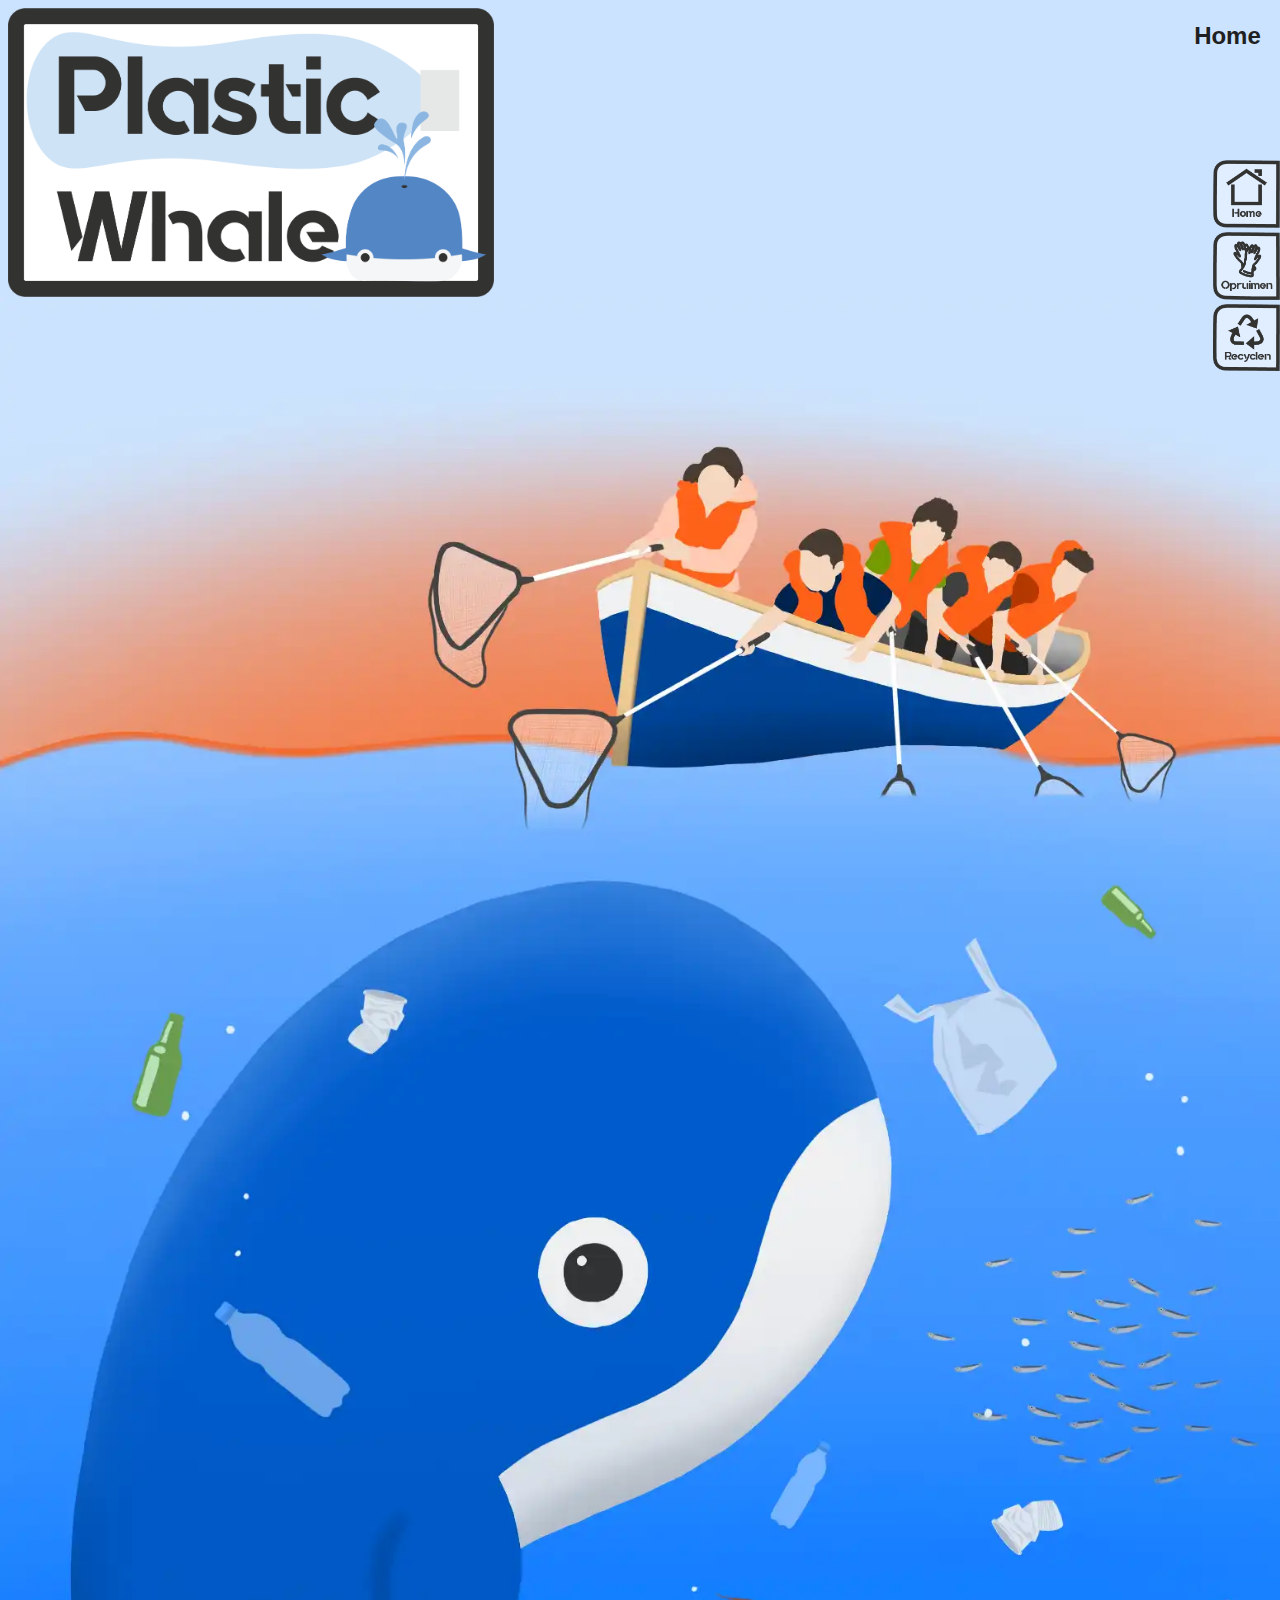
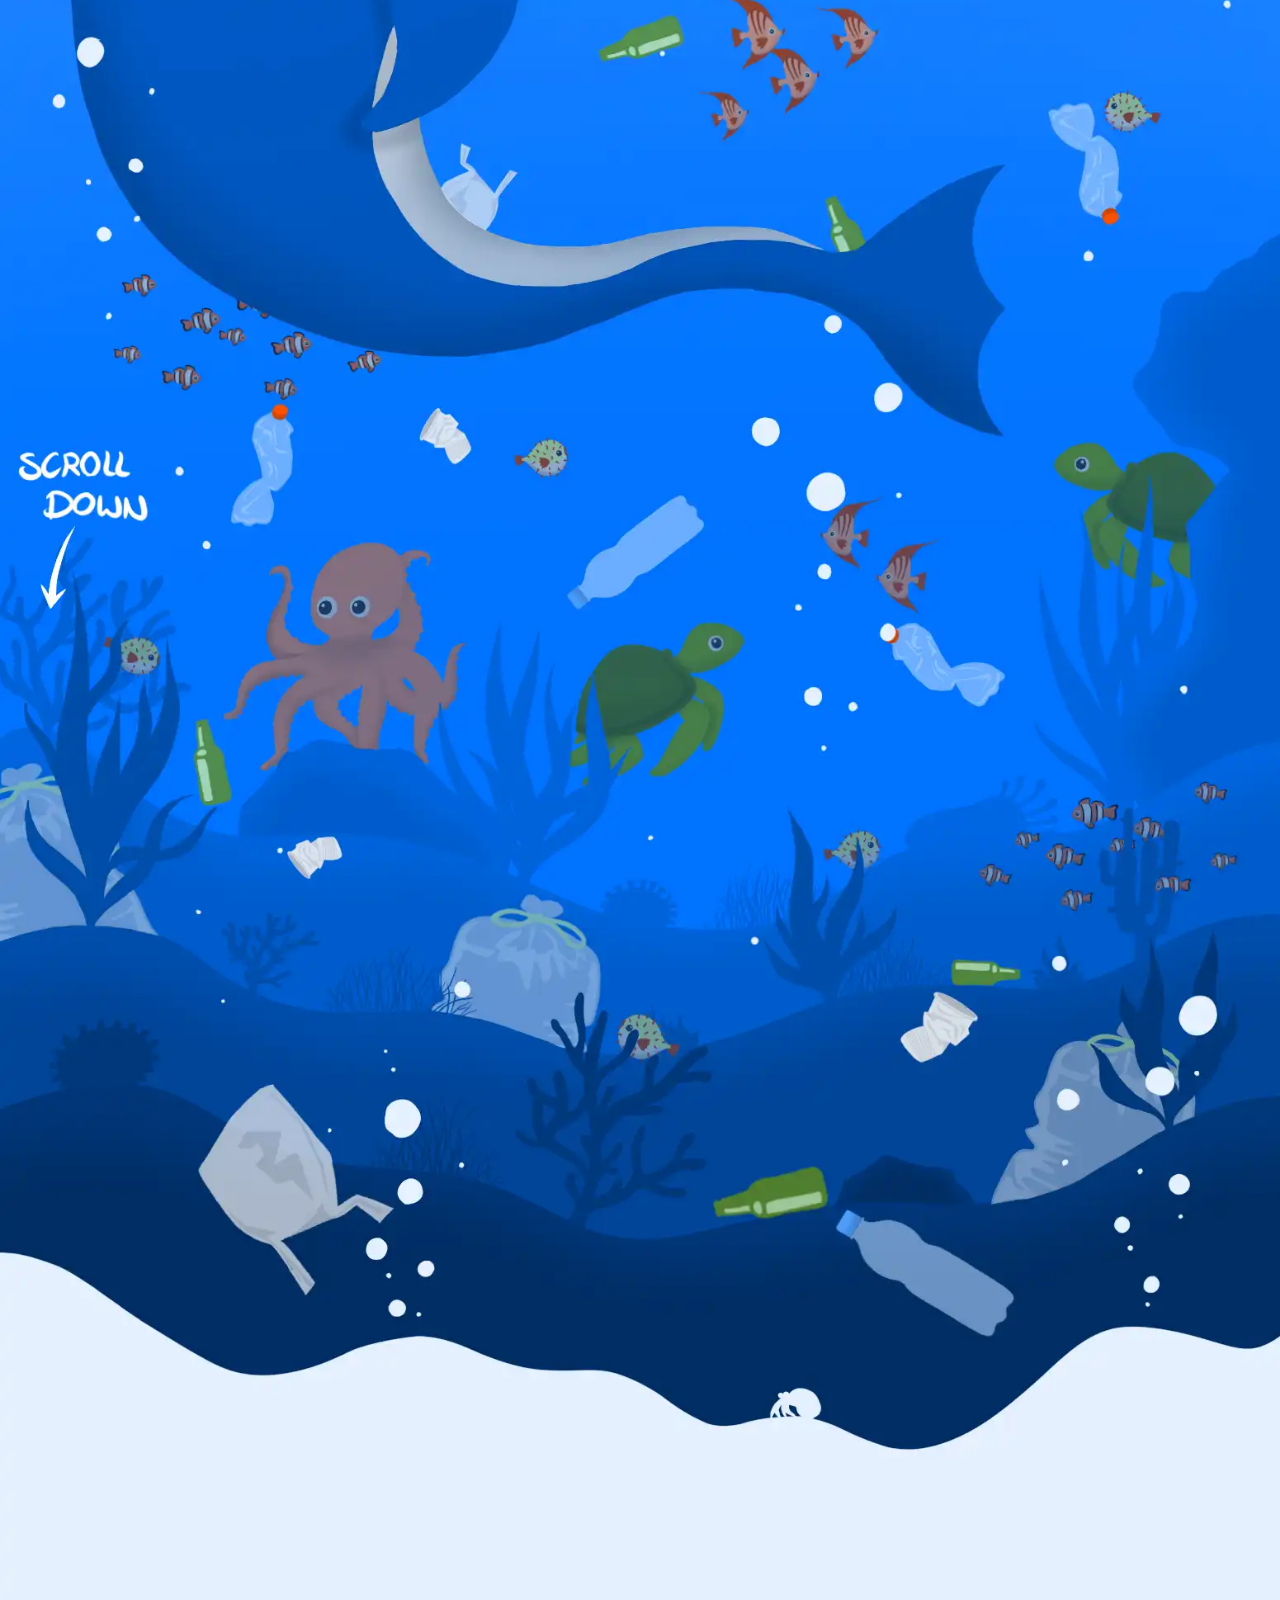
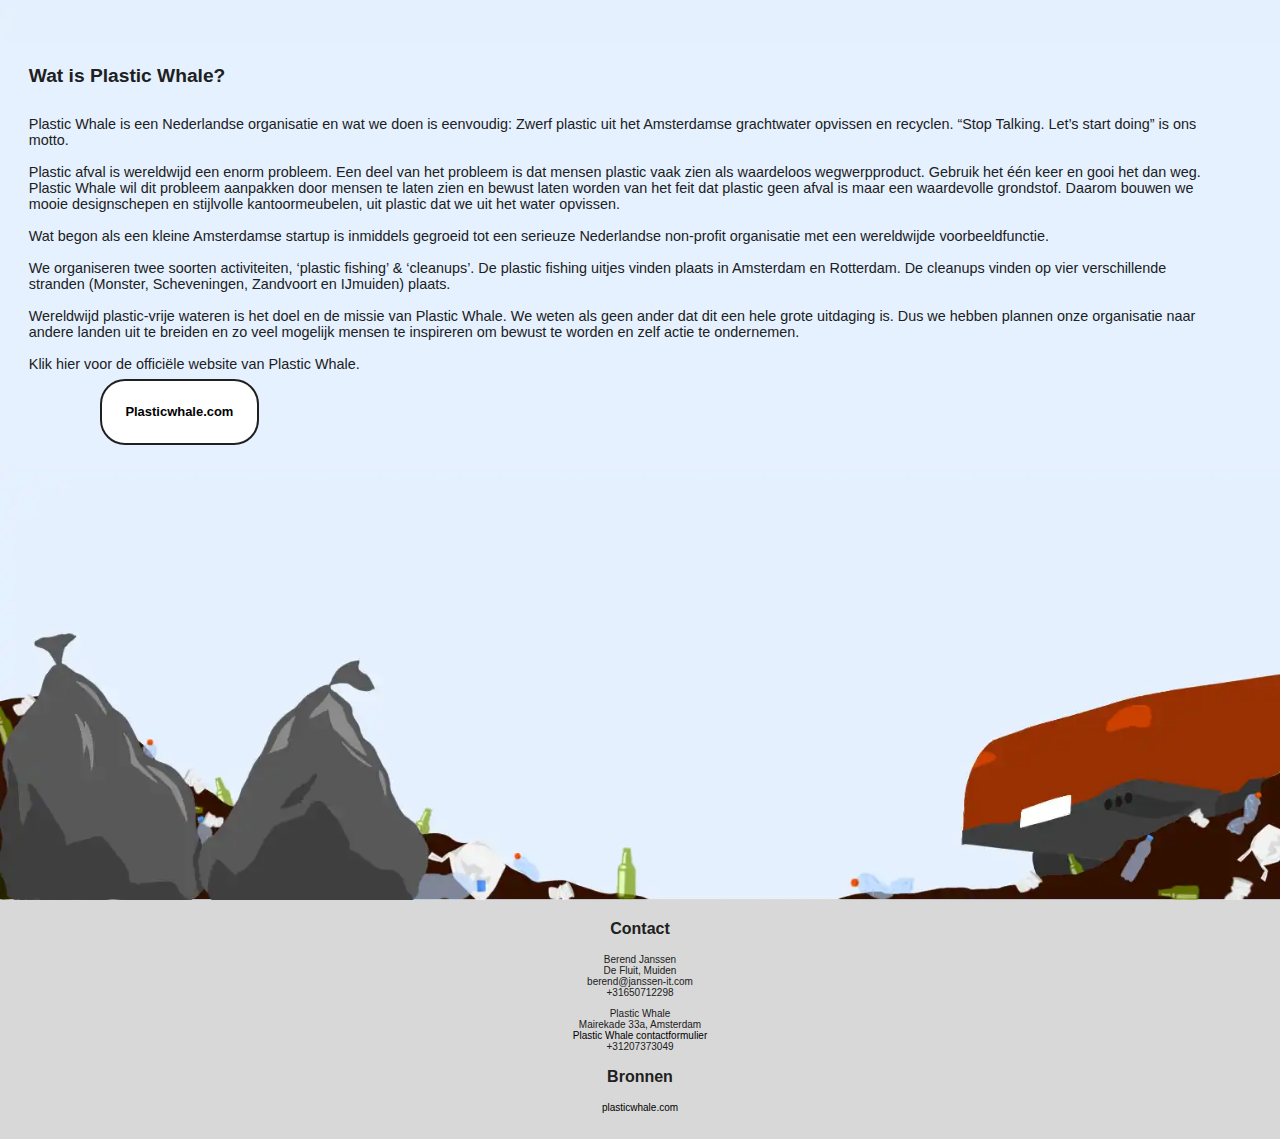
<file: index.html>
<!DOCTYPE html>
<html lang="nl">
    <head>
        <meta charset="UTF-8">
        <meta name="viewport" content="width=375, initial-scale=1.0">
        <link rel="stylesheet" href="style/style.css">
        <title>Plastic Whale: Home</title>
    </head>

    <body>
        <nav>
            <ul>
                <li><a href="index.html"><img src="images/Knop_home.png" alt="Knop homepagina" width="67"></a></li>
                <li><a href="opruimen.html"><img src="images/Knop_opruimen.png" alt="Knop opruim pagina" width="67"></a></li>
                <li><a href="recyclen.html"><img src="images/Knop_recyclen.png" alt="Knop recycle pagina" width="67"></a></li>
            </ul>
        </nav>
        <header>
            <img src="images/Logo.png" alt="Logo Plastic Whale">
            <h1> Home </h1>
        </header>
        <main>
            <img src="images/Homepagina_main_foto.webp" alt="Achtergrond foto homepagina">
            <h2>Wat is Plastic Whale?</h2>
            <p>Plastic Whale is een Nederlandse organisatie en wat we doen is eenvoudig: Zwerf plastic uit het Amsterdamse grachtwater opvissen en recyclen. “Stop Talking. Let’s start doing” is ons motto.<br><br>
            Plastic afval is wereldwijd een enorm probleem. Een deel van het probleem is dat mensen plastic vaak zien als waardeloos wegwerpproduct. Gebruik het één keer en gooi het dan weg. Plastic Whale wil dit probleem aanpakken door mensen te laten zien en bewust laten worden van het feit dat plastic geen afval is maar een waardevolle grondstof. Daarom bouwen we mooie designschepen en stijlvolle kantoormeubelen, uit plastic dat we uit het water opvissen.<br><br>
            Wat begon als een kleine Amsterdamse startup is inmiddels gegroeid tot een serieuze Nederlandse non-profit organisatie met een wereldwijde voorbeeldfunctie.<br><br>
            We organiseren twee soorten activiteiten, ‘plastic fishing’ & ‘cleanups’. De plastic fishing uitjes vinden plaats in Amsterdam en Rotterdam. De cleanups vinden op vier verschillende stranden (Monster, Scheveningen, Zandvoort en IJmuiden) plaats.<br><br>
            Wereldwijd plastic-vrije wateren is het doel en de missie van Plastic Whale. We weten als geen ander dat dit een hele grote uitdaging is. Dus we hebben plannen onze organisatie naar andere landen uit te breiden en zo veel mogelijk mensen te inspireren om bewust te worden en zelf actie te ondernemen.<br><br>
            Klik hier voor de officiële website van Plastic Whale.<br><br><br>
            <a href="https://plasticwhale.com/"><strong>Plasticwhale.com</strong></a></p>   
        </main>
        <footer>
            <img class="footerfoto" src="images/Footerdecoratie.webp" alt="Tekening op footer">
            <H3>Contact</H3>
            <p>
                Berend Janssen <br>
                De Fluit, Muiden <br>
                berend@janssen-it.com<br>
                +31650712298
            </p>
            <p>
                Plastic Whale <br>
                Mairekade 33a, Amsterdam <br>
                <a href="https://plasticwhale.com/plastic-whale-contact/">Plastic Whale contactformulier</a> <br>
                +31207373049
            </p>
            <h3>Bronnen</h3>
            <p>
                <a href="https://plasticwhale.com/">plasticwhale.com</a>
            </p>
        </footer>
    </body>
</html>
</file>
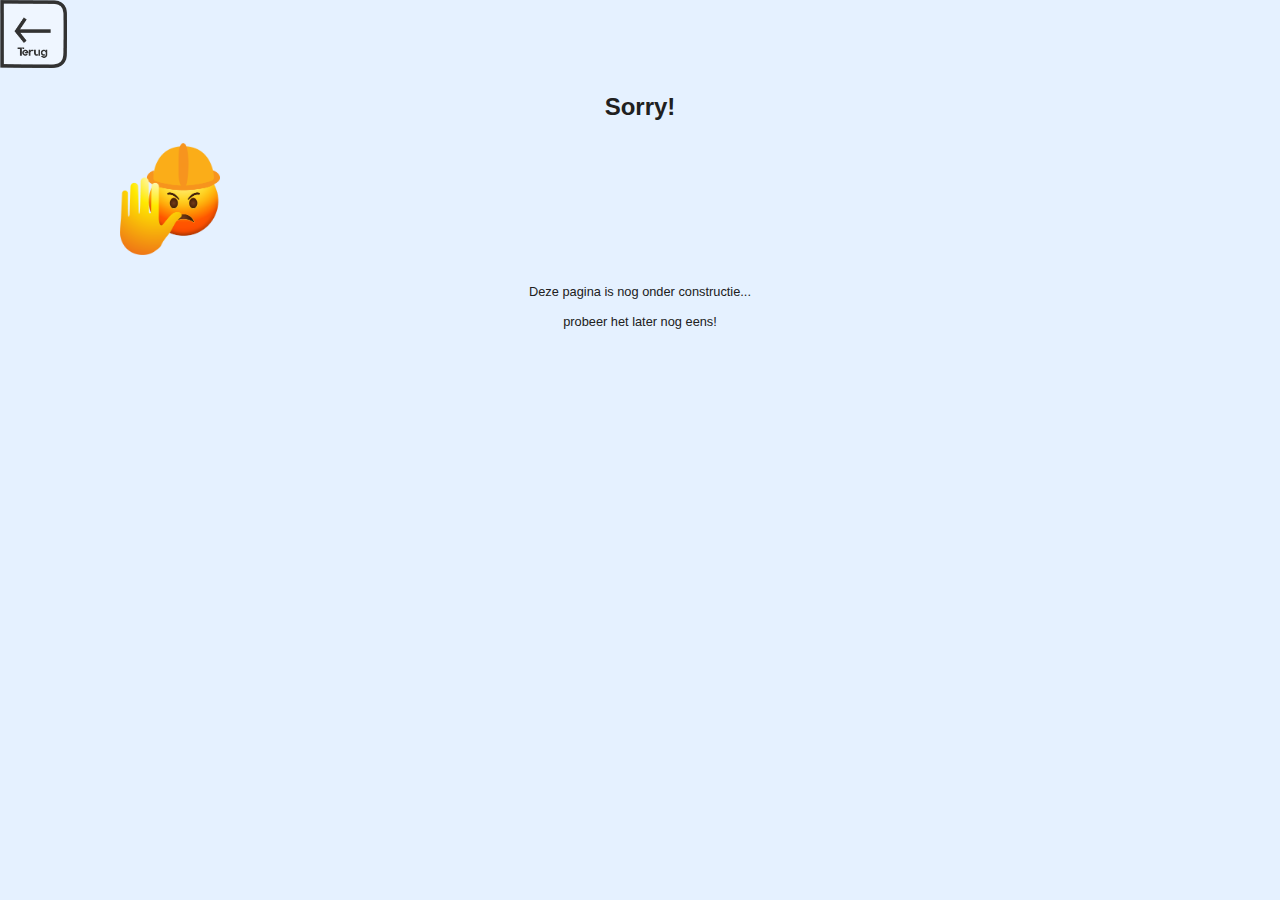
<file: construction.html>
<!DOCTYPE html>
<html lang="nl">
<head>
    <meta charset="UTF-8">
    <meta name="viewport" content="width=device-width, initial-scale=1.0">
    <link rel="stylesheet" href="style/style.css">
    <title>Plastic Whale: Under construction</title>
</head>

<body>
    <a href="opruimen.html"><img src="images/Knop_terug.png" alt="Terug knop" width="67"></a>   
    <div>
        <h1>Sorry!</h1>
        <img src="images/stop.png" alt="Stop emoji" width="100">
        <p>Deze pagina is nog onder constructie...<br><br>
        probeer het later nog eens!</p>
        </div>
</body>
</html>
</file>
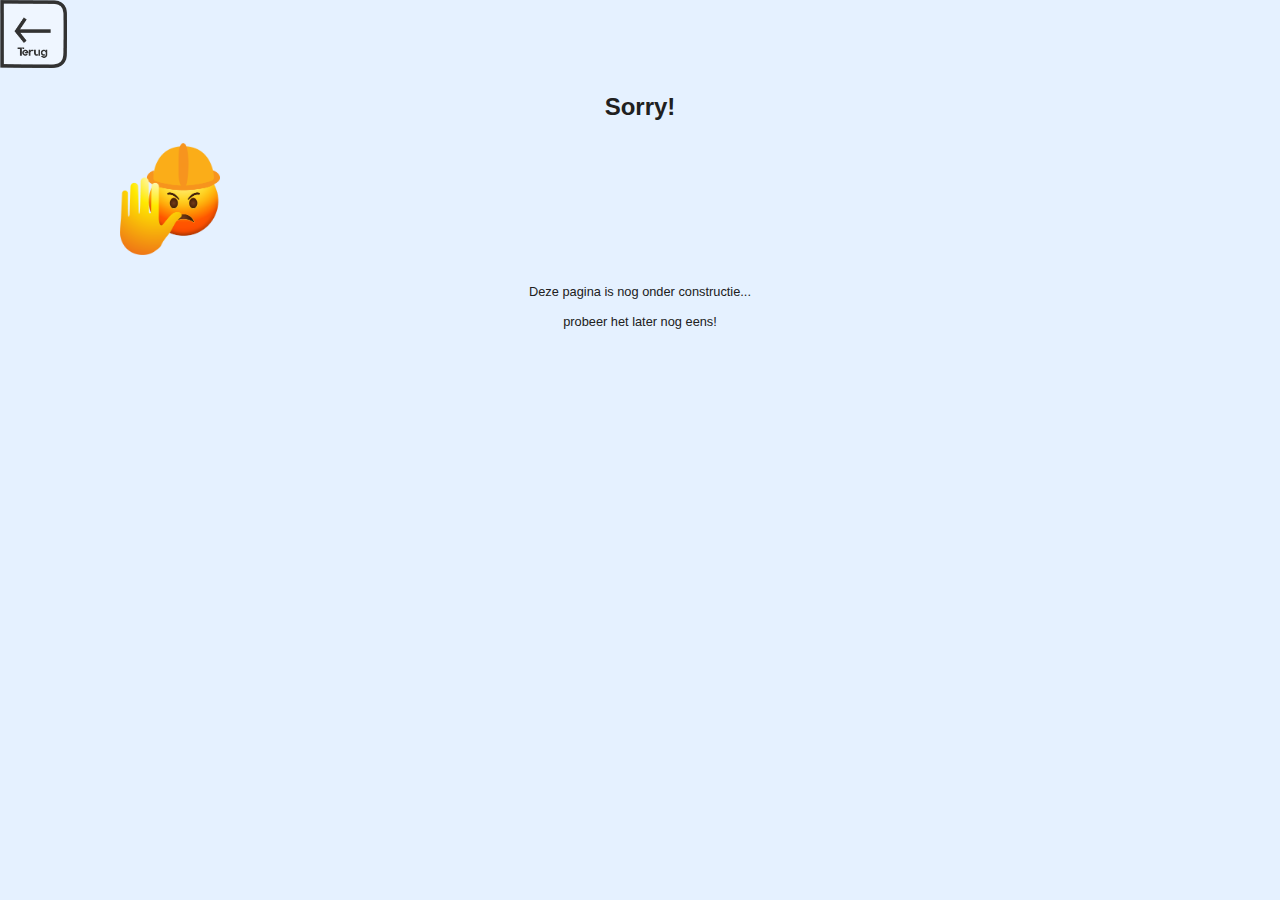
<file: construction2.html>
<!DOCTYPE html>
<html lang="nl">
<head>
    <meta charset="UTF-8">
    <meta name="viewport" content="width=device-width, initial-scale=1.0">
    <link rel="stylesheet" href="style/style.css">
    <title>Plastic Whale: Under construction</title>
</head>

<body>
    <a href="recyclen.html"><img src="images/Knop_terug.png" alt="Terug knop" width="67"></a>   
    <div>
        <h1>Sorry!</h1>
        <img src="images/stop.png" alt="Stop emoji" width="100">
        <p>Deze pagina is nog onder constructie...<br><br>
        probeer het later nog eens!</p>
        </div>
</body>
</html>
</file>
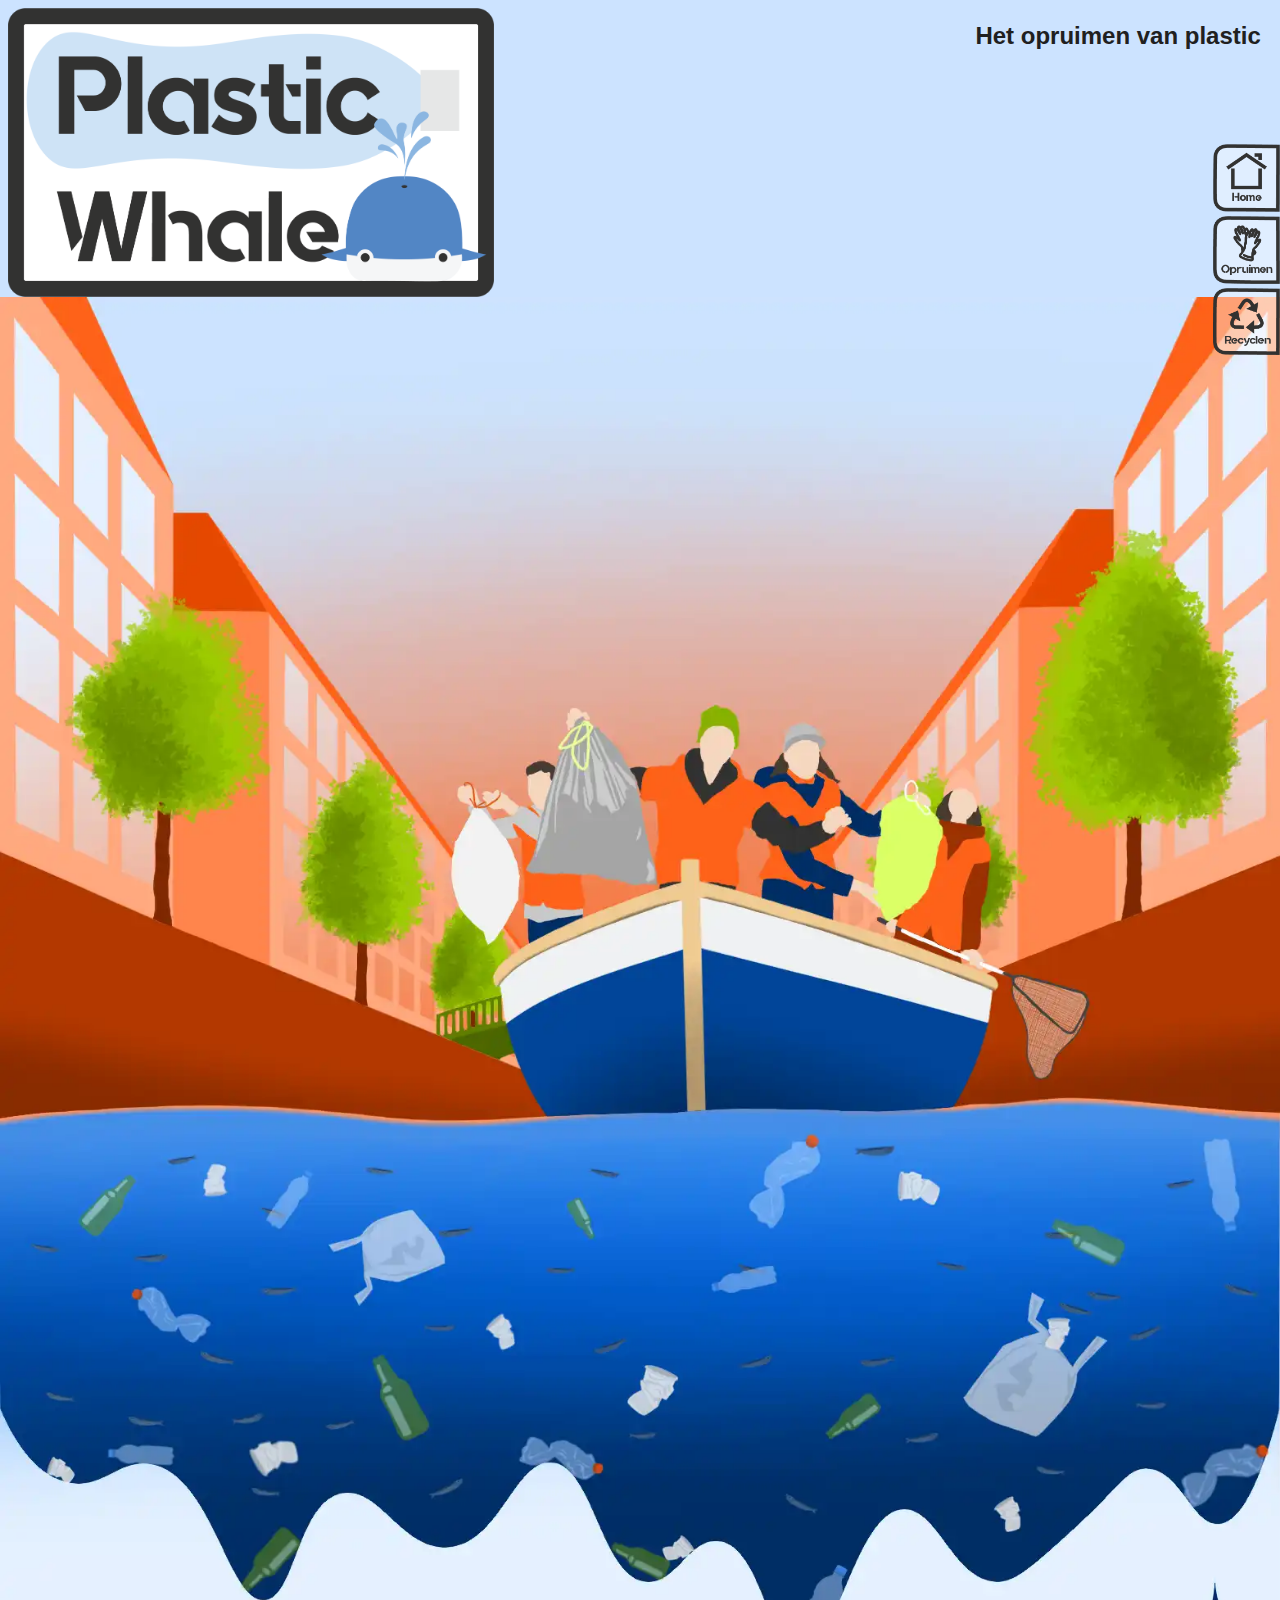
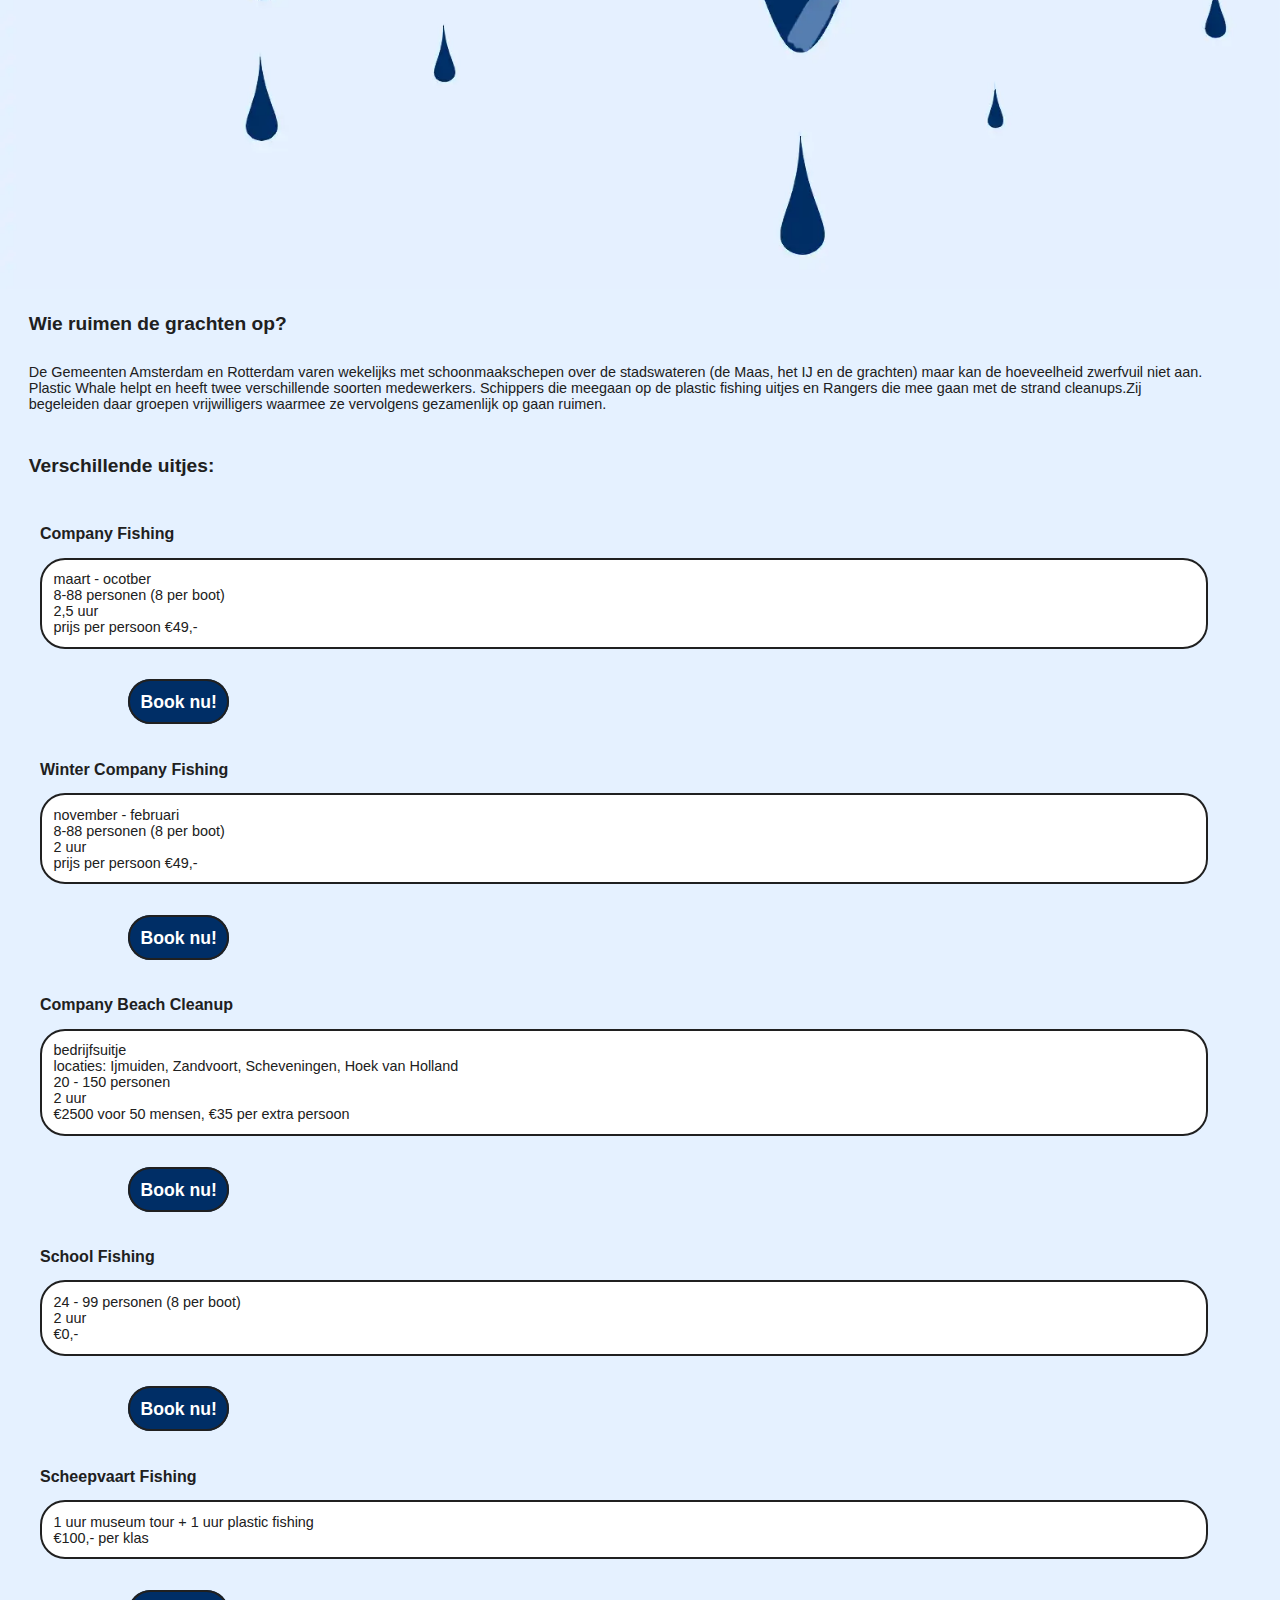
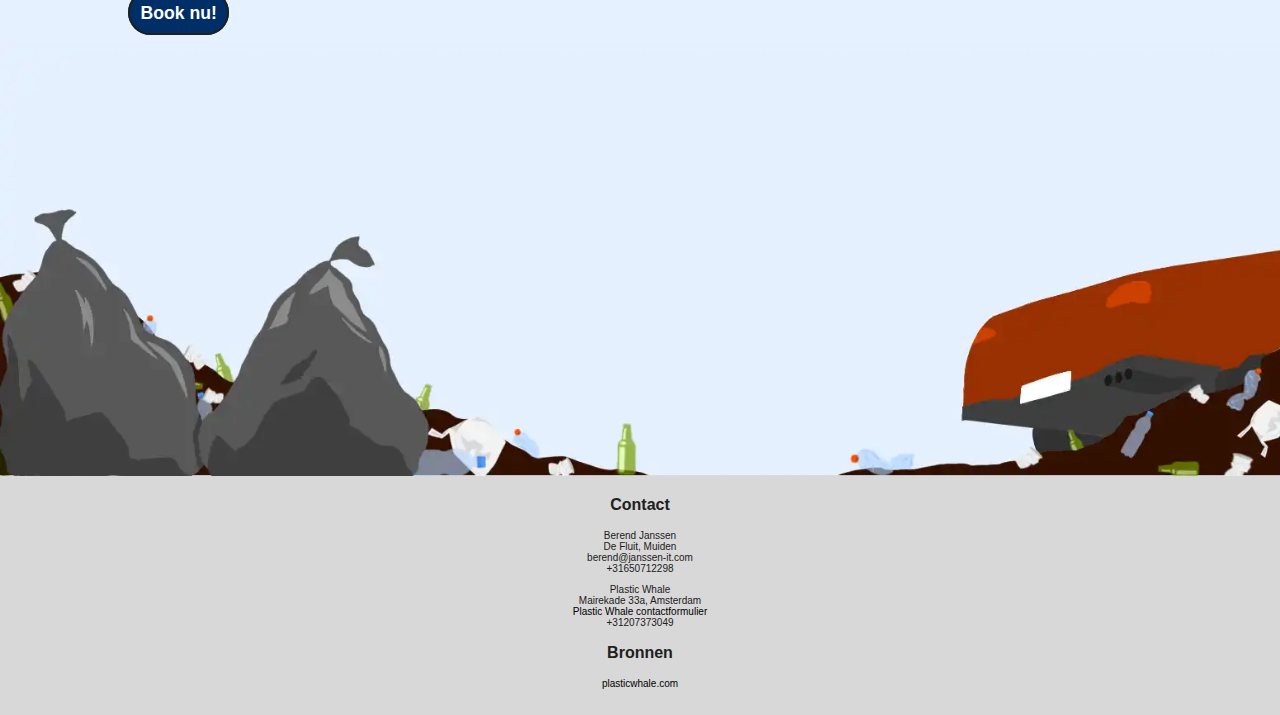
<file: opruimen.html>
<!DOCTYPE html>
<html lang="nl">
    <head>
        <meta charset="UTF-8">
        <meta name="viewport" content="width=device-width, initial-scale=1.0">
        <link rel="stylesheet" href="style/style.css">
        <title>Plastic Whale: Opruimen</title>
    </head>

    <body>
        <nav>
            <a href="index.html"><img src="images/Knop_home.png" alt="Knop homepagina" width="67"></a>
            <a href="opruimen.html"><img src="images/Knop_opruimen.png" alt="Knop opruim pagina" width="67"></a>
            <a href="recyclen.html"><img src="images/Knop_recyclen.png" alt="Knop recycle pagina" width="67"></a>
        </nav>
        <header>
            <img src="images/Logo.png" alt="Logo Plastic Whale">
            <h1>Het opruimen van plastic</h1>
        </header>
        <main>
            <img src="images/Pagina_1_main_foto.webp" alt="Achtergrond foto pagina 1">
            <h2>Wie ruimen de grachten op?</h2>
            <p>De Gemeenten Amsterdam en Rotterdam varen wekelijks met schoonmaakschepen over de stadswateren (de Maas, het IJ en de grachten) maar kan de hoeveelheid zwerfvuil niet aan. Plastic Whale helpt en heeft twee verschillende soorten medewerkers. Schippers die meegaan op de plastic fishing uitjes en Rangers die mee gaan met de strand cleanups.Zij begeleiden daar groepen vrijwilligers waarmee ze vervolgens gezamenlijk op gaan ruimen. </p>
            <h2>Verschillende uitjes:</h2>
            <ul>
                <li><strong>Company Fishing</strong>
                    <p>maart - ocotber<br>
                    8-88 personen (8 per boot)<br>
                    2,5 uur<br>
                    prijs per persoon €49,-</p>
                    <a href="construction.html"><strong>Book nu!</strong></a></li>
                <li><strong>Winter Company Fishing</strong>
                    <p>november - februari<br>
                    8-88 personen (8 per boot)<br>
                    2 uur<br>
                    prijs per persoon €49,-</p>
                    <a href="construction.html"><strong>Book nu!</strong></a></li>
                <li><strong>Company Beach Cleanup</strong>
                    <p>bedrijfsuitje<br>
                    locaties: Ijmuiden, Zandvoort, Scheveningen, Hoek van Holland<br>
                    20 - 150 personen<br>
                    2 uur<br>
                    €2500 voor 50 mensen, €35 per extra persoon</p>
                    <a href="construction.html"><strong>Book nu!</strong></a></li>
                <li><strong>School Fishing</strong>
                    <p>24 - 99 personen (8 per boot)<br>
                    2 uur<br>
                    €0,-</p>
                    <a href="construction.html"><strong>Book nu!</strong></a></li>
                <li><strong>Scheepvaart Fishing</strong>
                    <p>1 uur museum tour + 1 uur plastic fishing<br>
                    €100,- per klas</p>
                    <a href="construction.html"><strong>Book nu!</strong></a></li>
            </ul>
        </main>
        <footer>
            <img class="footerfoto" src="images/Footerdecoratie.webp" alt="Tekening op footer">
            <H3>Contact</H3>
            <p>
                Berend Janssen <br>
                De Fluit, Muiden <br>
                berend@janssen-it.com<br>
                +31650712298
            </p>
            <p>
                Plastic Whale <br>
                Mairekade 33a, Amsterdam <br>
                <a href="https://plasticwhale.com/plastic-whale-contact/">Plastic Whale contactformulier</a> <br>
                +31207373049
            </p>
            <h3>Bronnen</h3>
            <p>
                <a href="https://plasticwhale.com/">plasticwhale.com</a>
            </p>
        </footer>
    </body>
</html>
</file>
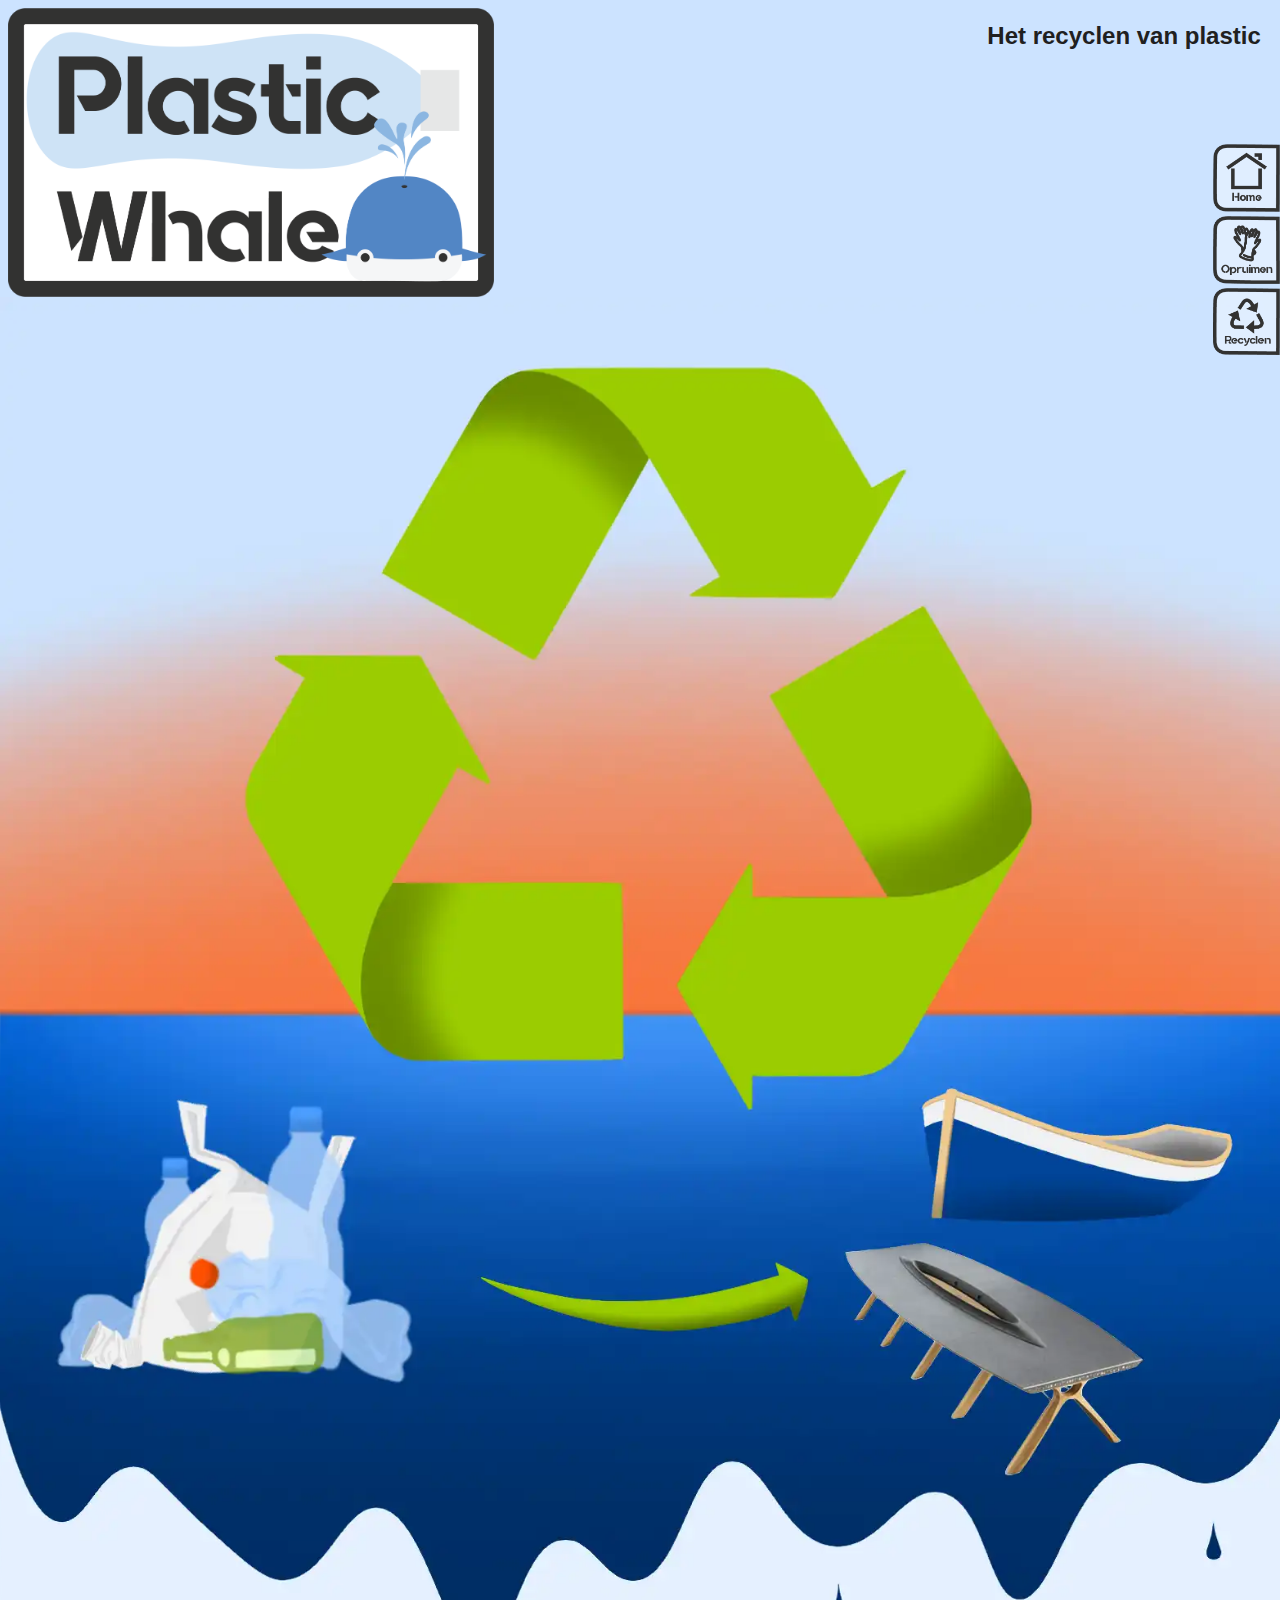
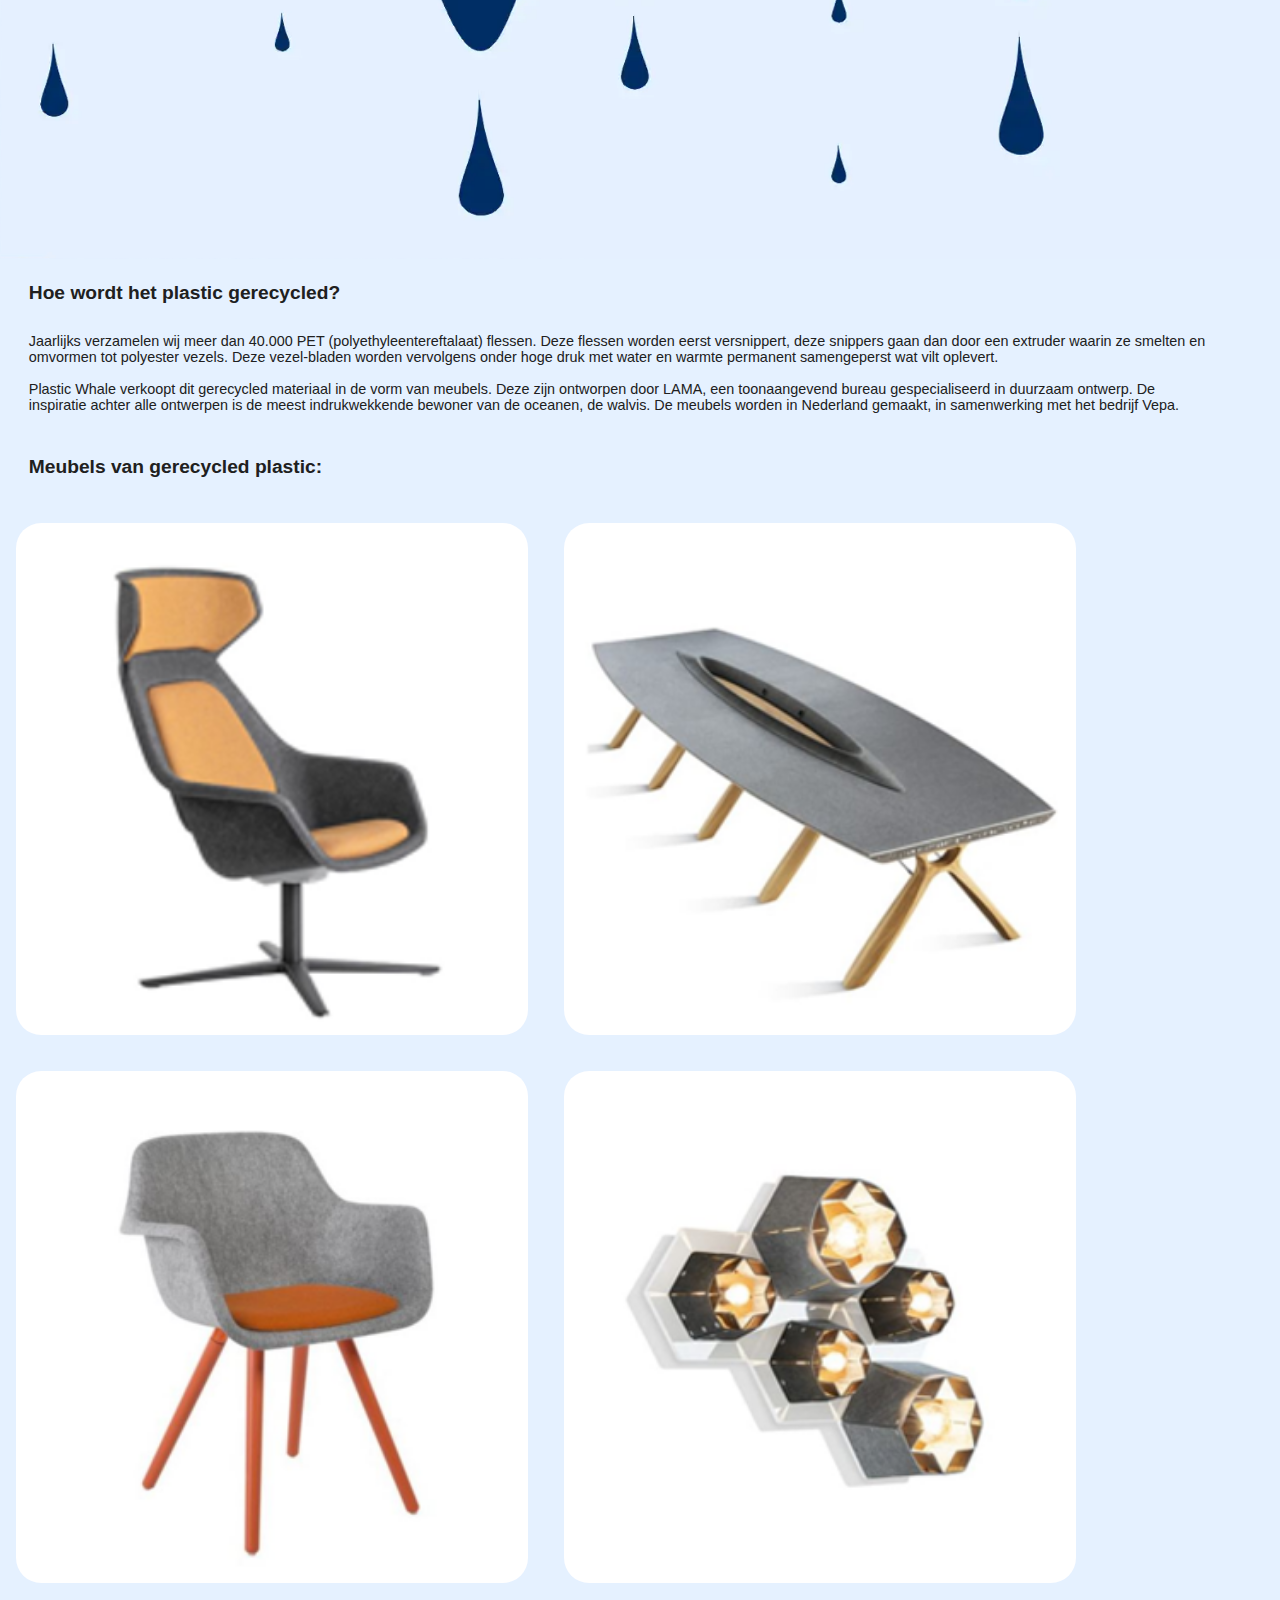
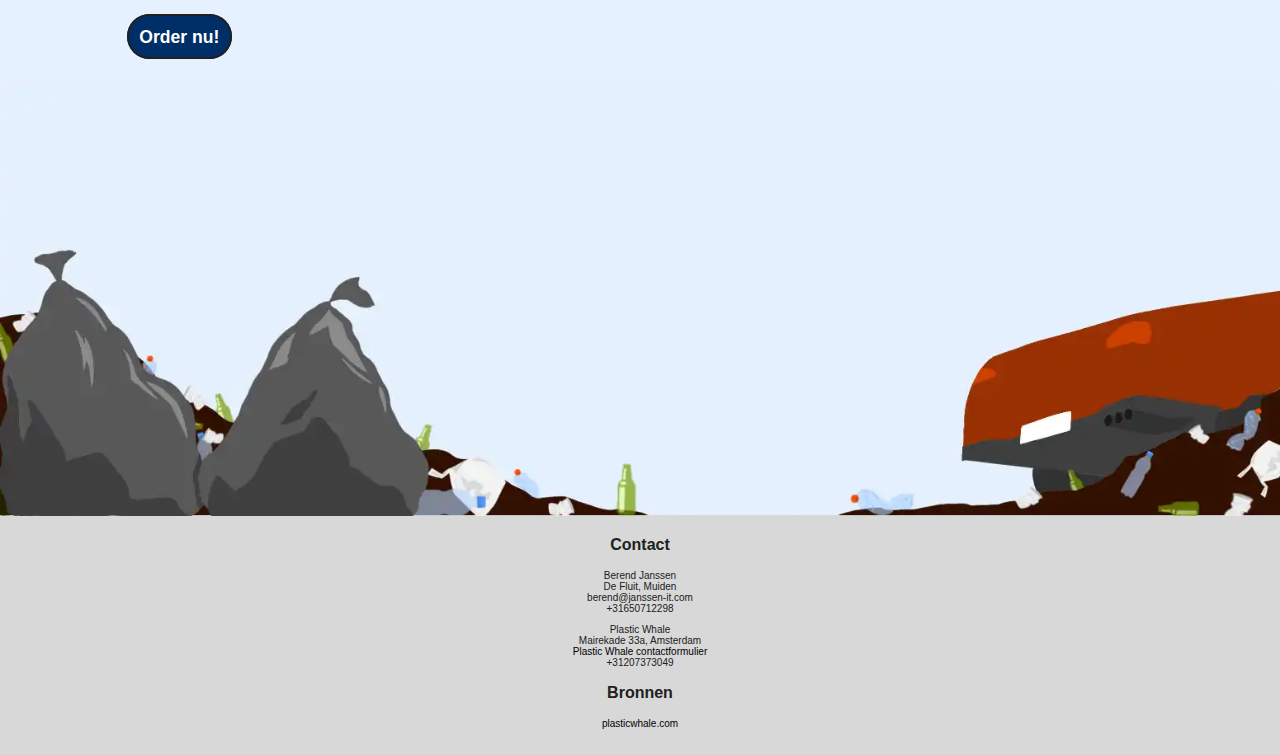
<file: recyclen.html>
<!DOCTYPE html>
<html lang="nl">
    <head>
        <meta charset="UTF-8">
        <meta name="viewport" content="width=device-width, initial-scale=1.0">
        <link rel="stylesheet" href="style/style.css">
        <title>Plastic Whale: Recyclen</title>
    </head>

    <body>
        <nav>
            <a href="index.html"><img src="images/Knop_home.png" alt="Knop homepagina" width="67"></a>
            <a href="opruimen.html"><img src="images/Knop_opruimen.png" alt="Knop opruim pagina" width="67"></a>
            <a href="recyclen.html"><img src="images/Knop_recyclen.png" alt="Knop recycle pagina" width="67"></a>
        </nav>
        <header>            
            <img src="images/Logo.png" alt="Logo Plastic Whale">
            <h1>Het recyclen van plastic</h1>
        </header>
        <main>
            <img src="images/Pagina_2_main_foto.webp" alt="Achtergond foto pagina 2">
            <h2>Hoe wordt het plastic gerecycled?</h2>
            <p>
                Jaarlijks verzamelen wij meer dan 40.000 PET (polyethyleentereftalaat) flessen. Deze flessen worden eerst versnippert, deze snippers gaan dan door een extruder waarin ze smelten en omvormen tot polyester vezels. Deze vezel-bladen worden vervolgens onder hoge druk met water en warmte permanent samengeperst wat vilt oplevert.<br><br>
                Plastic Whale verkoopt dit gerecycled materiaal in de vorm van meubels. Deze zijn ontworpen door LAMA, een toonaangevend bureau gespecialiseerd in duurzaam ontwerp. De inspiratie achter alle ontwerpen is de meest indrukwekkende bewoner van de oceanen, de walvis. De meubels worden in Nederland gemaakt, in samenwerking met het bedrijf Vepa.
            </p>
            <section>
                <h2>Meubels van gerecycled plastic:</h2>
                <img src="images/Stoel1.png" alt="Foto van een stoel die gemaakt is van gerecycled materiaal">
                <img src="images/Tafel.png" alt="Foto van een tafel die gemaakt is van gerecycled materiaal">
                <img src="images/Stoel2.png" alt="Foto van een stoel die gemaakt is van gerecycled materiaal">
                <img src="images/Lamp.png" alt="Foto van een lamp die gemaakt is van gerecycled materiaal">
                <a href="construction2.html"><strong>Order nu!</strong></a>
            </section>
        </main>
        <footer>
            <img class="footerfoto" src="images/Footerdecoratie.webp" alt="Tekening op footer">
            <H3>Contact</H3>
            <p>
                Berend Janssen <br>
                De Fluit, Muiden <br>
                berend@janssen-it.com<br>
                +31650712298
            </p>
            <p>
                Plastic Whale <br>
                Mairekade 33a, Amsterdam <br>
                <a href="https://plasticwhale.com/plastic-whale-contact/">Plastic Whale contactformulier</a> <br>
                +31207373049
            </p>
            <h3>Bronnen</h3>
            <p>
                <a href="https://plasticwhale.com/">plasticwhale.com</a>
            </p>
        </footer>
    </body>
</html>
</file>
<file: style/style.css>
body {
    background: rgb(229, 241, 255);
    font-family: Verdana, Geneva, Tahoma, sans-serif;
    color: rgb(32, 32, 32);
}

body, html {
    margin: 0;
    padding: 0;
    border: none;
}

nav {
    display: flex;
    flex-direction: column;
    position: fixed;
    right: 0;
    top: 9em;
}

nav ul li {
    list-style-type: none;
}

header {
    background: rgb(204, 227, 255);
    display: flex;
    justify-content: space-between;
}

header img {
    width: 38%;
    height: 12%;
    margin: 0.5em 0em 0em 0.5em;
}

h1 {
    font-size: 1.5em;
    margin: 0.9em 0.8em;
    text-align: right;
}

h2 {
    font-size: 1.2em;
    margin: 1em;
    margin-left: 1.5em;
    margin-bottom: 1.5em;
}

h3 {
    font-size: 1em;
}

main img {
    width: 100%;
}

main p {
    text-align: left;
    margin-left: 2em;
    margin-right: 5em;
    margin-bottom: 3em;
    font-size: 0.9em;
}

main p a {
    background: white;
    font-size: 0.9em;
    padding: 1.8em;
    margin-left: 5.5em;
    border: 2.5px solid rgb(32, 32, 32);
    border-radius: 25px;
}

main ul li {
    list-style-type: none;
    margin-top: 3em;
}

main ul p {
    margin-left: 0;
    padding: 0.8em;
    border: 2.5px solid rgb(32, 32, 32);
    border-radius: 25px;
    background: white;
}

main ul a {
    color: white;
    background: rgb(0, 46, 102);
    font-size: 1.1em;
    padding: 0.6em;
    margin-left: 5em;
    border: 2.5px solid rgb(32, 32, 32);
    border-radius: 25px;
}

main ul a:link {
    color: white;
}

main ul a:visited {
    color: white;
}

main ul a:hover {
    color: white;
    background: rgb(32, 32, 32);
}

main ul a:active {
    color: white;
    background: rgb(32, 32, 32);
}

main a:link {
    color: black;
    text-decoration: none;
    transition: 200ms;
}

main a:visited {
    color: black;
    text-decoration: none;
}

main a:hover {
    color: white;
    text-decoration: none;
    background: rgb(0, 46, 102);
    transition: 200ms;
}

main a:active {
    color: white;
    text-decoration: none;
    background: rgb(0, 46, 102);
}

main section img {
    width: 40%;
    margin: 1em;
    border-radius: 25px;
}

section {
    margin-bottom: 2em;
}

section a {
    color: white;
    background: rgb(0, 46, 102);
    font-size: 1.1em;
    padding: 0.6em;
    margin-left: 7.2em;
    border: 2.5px solid rgb(32, 32, 32);
    border-radius: 25px;
}

section img:nth-of-type(3) {
    margin-bottom: 2.5em;
}

section img:nth-of-type(4) {
    margin-bottom: 2.5em;
}

section a:link {
    color: white;
    text-decoration: none;
}

section a:visited {
    color: white;
    text-decoration: none;
}

section a:hover {
    color: white;
    text-decoration: none;
    background: rgb(32, 32, 32);
}

section a:active {
    color: white;
    text-decoration: none;
    background: rgb(32, 32, 32);
}

footer {
    background: rgb(216, 216, 216);
    text-align: center;
    padding-top: 0;
    padding-bottom: 1em;
    margin: 0;
}

.footerfoto {
    width: 100%;
}

footer p {
    font-size: x-small;
}

footer a:link {
    color: black;
    text-decoration: none;
    transition: 200ms;
}

footer a:visited {
    color: black;
    text-decoration: none;
}

footer a:hover {
    color: rgb(0, 115, 255);
    text-decoration: none;
    transition: 200ms;
}

footer a:active {
    color: rgb(0, 115, 255);
    text-decoration: none;
}

body div h1 {
    text-align: center;
}

body div p {
    text-align: center;
    font-size: 0.8em;
    margin-top: 2em;
}

body div img {
    margin-left: 7.5em;
}
</file>
